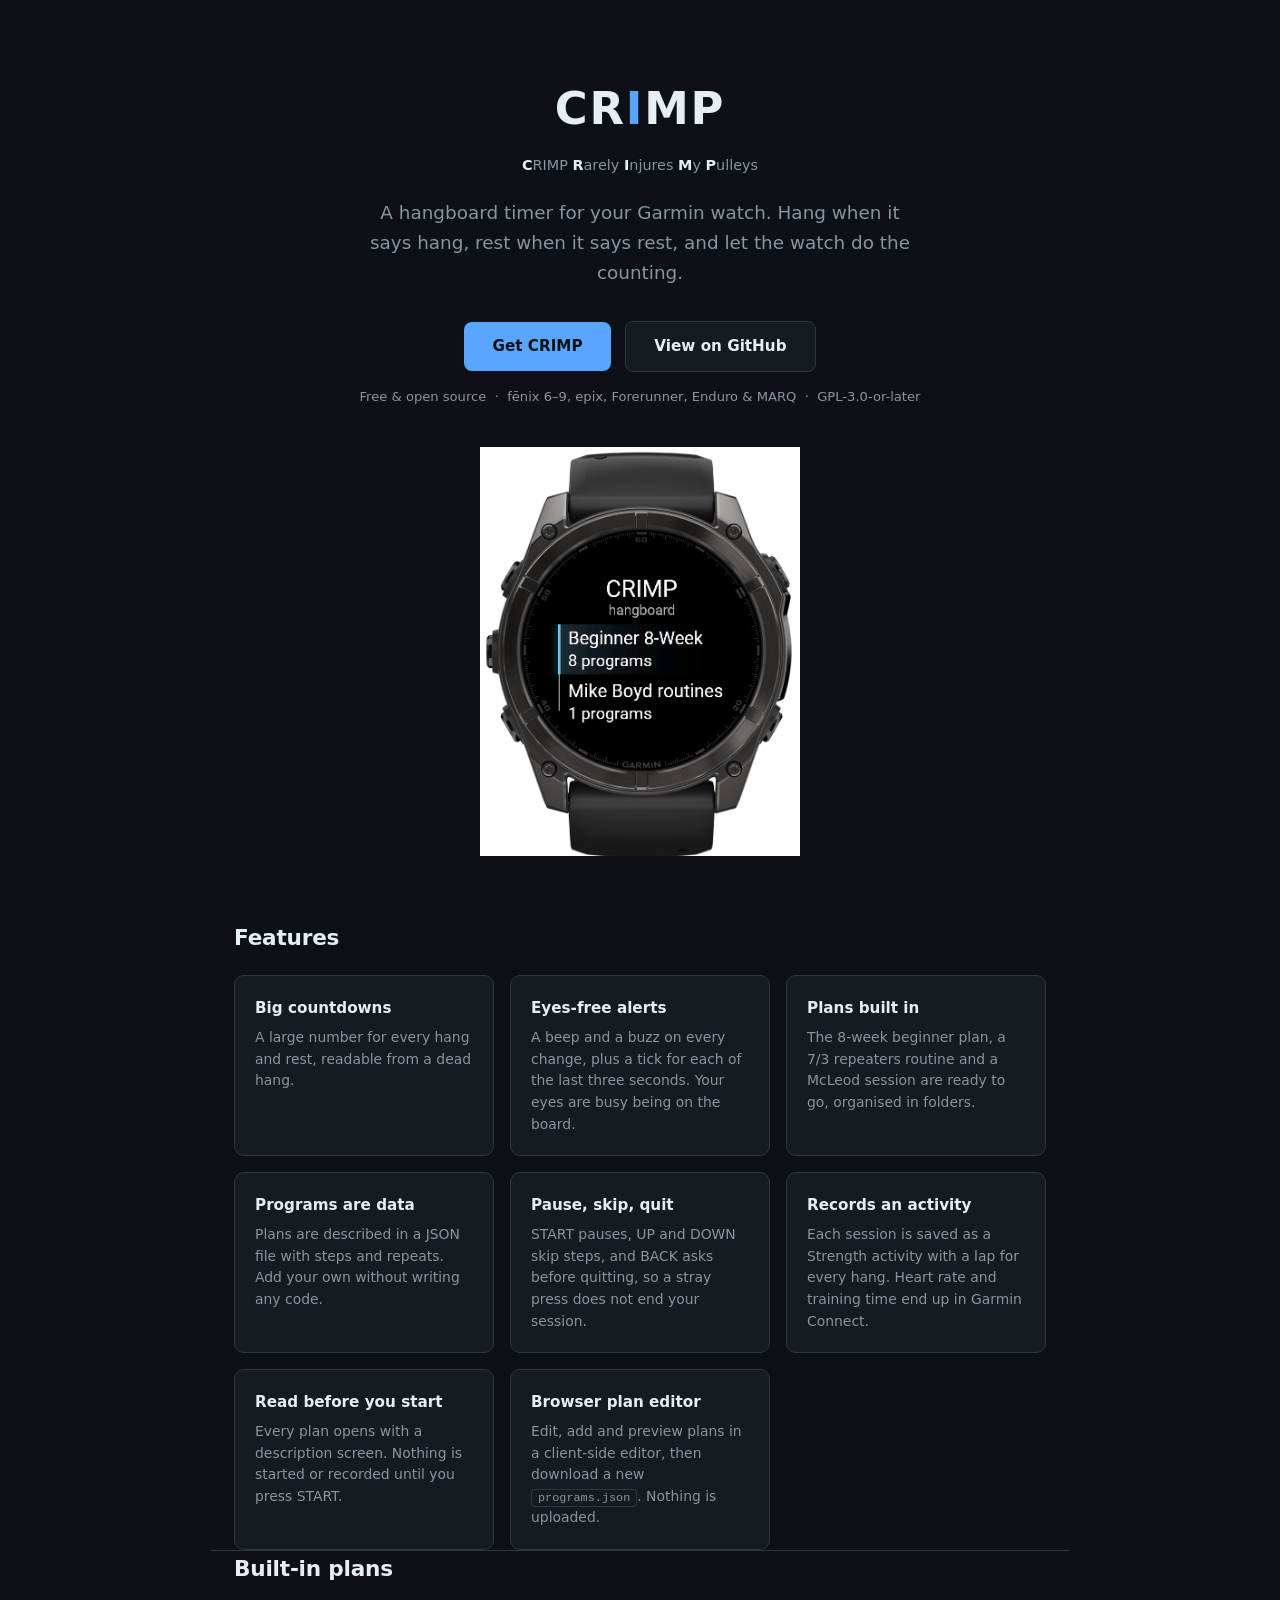
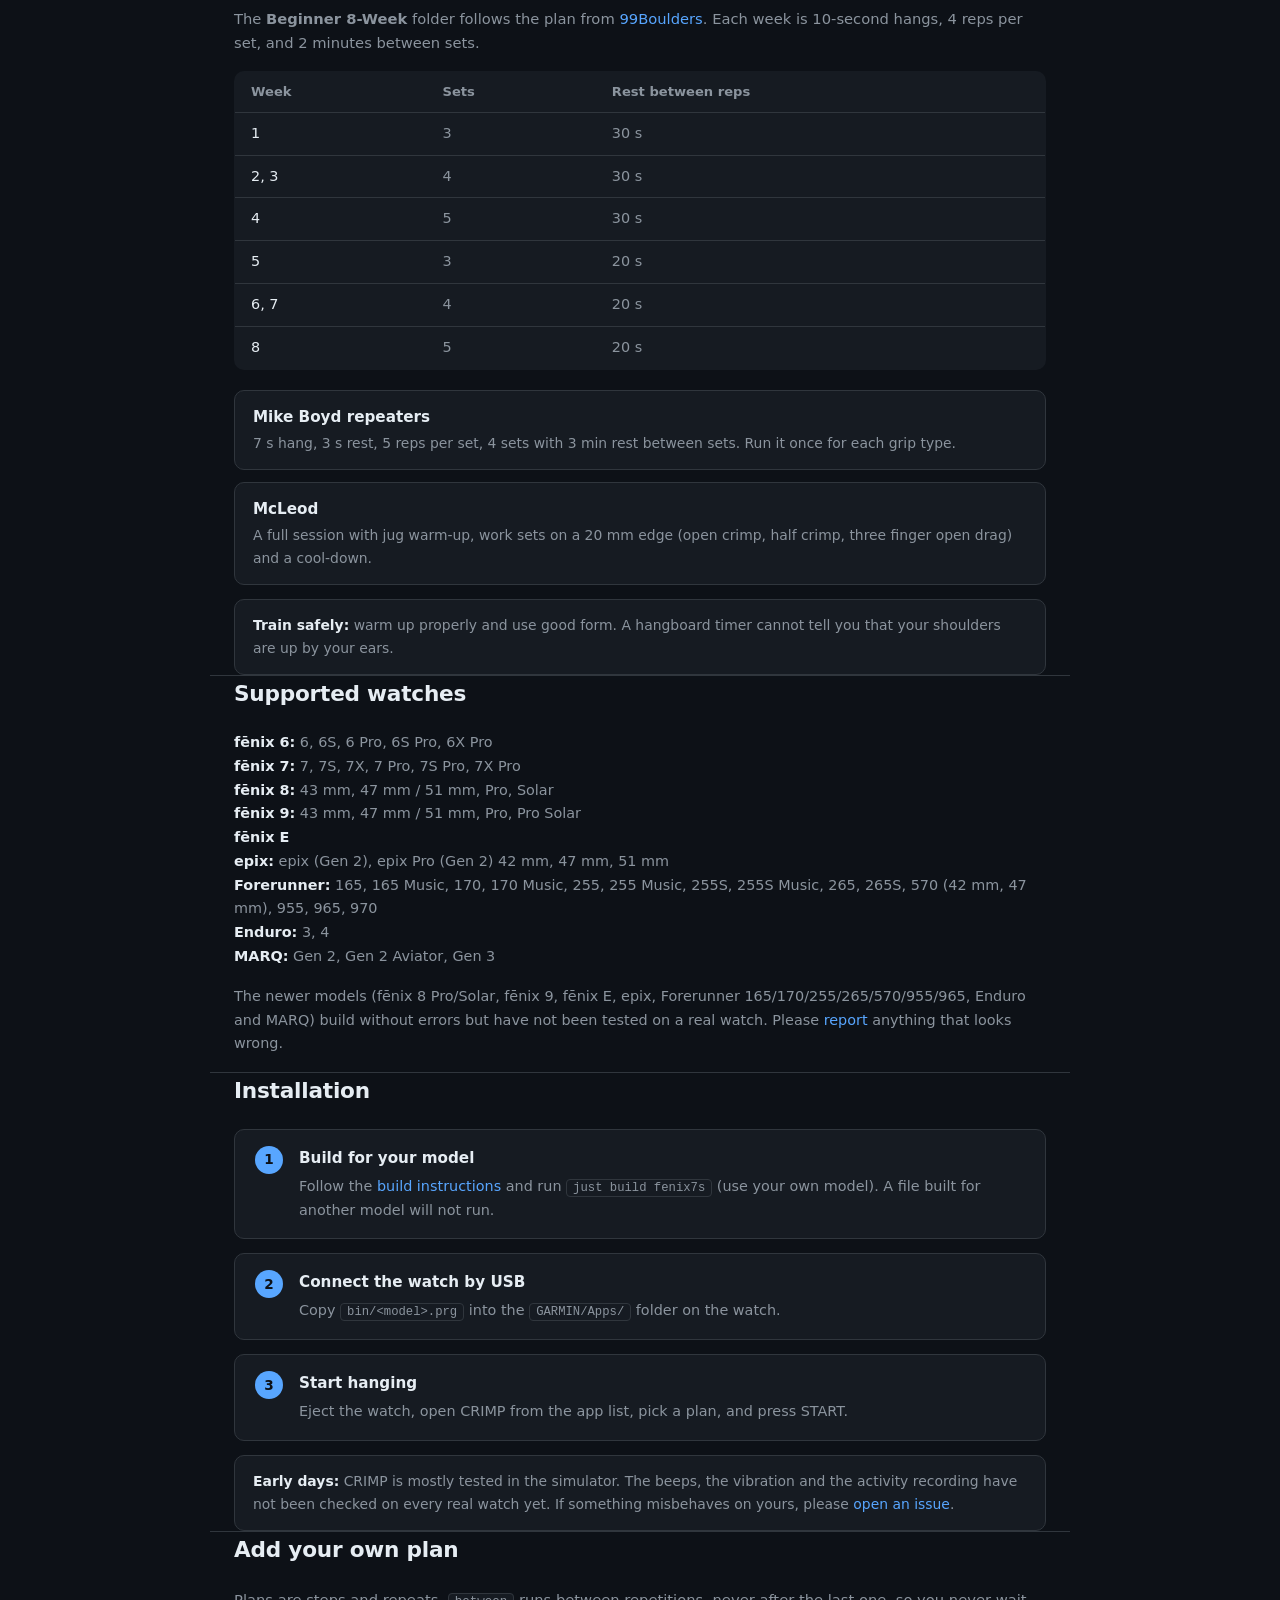
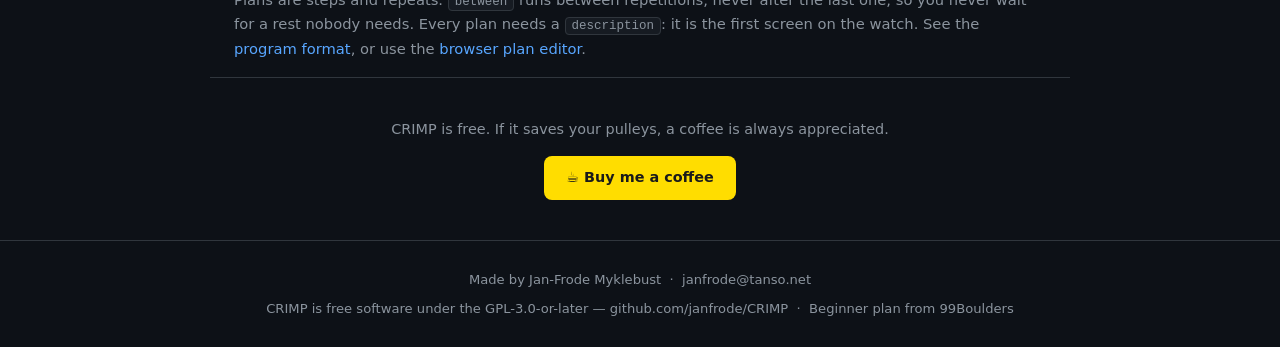
<file: web/index.html>
<!DOCTYPE html>
<!--
  CRIMP, a hangboard timer for Garmin watches
  Copyright (C) 2026 Jan-Frode Myklebust
  SPDX-License-Identifier: GPL-3.0-or-later
-->
<html lang="en">
<head>
  <meta charset="utf-8" />
  <meta name="viewport" content="width=device-width, initial-scale=1" />
  <title>CRIMP — Hangboard Timer for Garmin Watches</title>
  <meta name="description" content="CRIMP is a free, open source hangboard timer for Garmin fēnix, epix, Forerunner, Enduro and MARQ watches. Countdowns, beeps, buzz, and a recorded Strength activity." />
  <style>
    *, *::before, *::after { box-sizing: border-box; margin: 0; padding: 0; }

    :root {
      --bg:        #0d1117;
      --surface:   #161b22;
      --border:    #30363d;
      --text:      #e6edf3;
      --muted:     #8b949e;
      --accent:    #58a6ff;
      --accent2:   #3fb950;
      --radius:    10px;
    }

    body {
      background: var(--bg);
      color: var(--text);
      font-family: -apple-system, "Segoe UI", system-ui, sans-serif;
      font-size: 15px;
      line-height: 1.65;
    }

    a { color: var(--accent); text-decoration: none; }
    a:hover { text-decoration: underline; }

    /* ── layout ── */
    .wrap { max-width: 860px; margin: 0 auto; padding: 0 24px; }

    /* ── hero ── */
    .hero {
      padding: 72px 24px 40px;
      text-align: center;
    }
    .hero h1 {
      font-size: 2.8rem;
      font-weight: 700;
      letter-spacing: 0.04em;
      margin-bottom: 8px;
    }
    .hero h1 span { color: var(--accent); }
    .hero .backronym {
      font-size: 0.9rem;
      color: var(--muted);
      margin-bottom: 20px;
    }
    .hero .backronym strong { color: var(--text); }
    .hero p.tagline {
      font-size: 1.15rem;
      color: var(--muted);
      max-width: 560px;
      margin: 0 auto 32px;
    }
    .btn {
      display: inline-block;
      padding: 12px 28px;
      background: var(--accent);
      color: #0d1117;
      font-weight: 600;
      font-size: 0.95rem;
      border-radius: 8px;
    }
    .btn:hover { text-decoration: none; opacity: 0.88; }
    .btn-secondary {
      background: var(--surface);
      color: var(--text);
      border: 1px solid var(--border);
      margin-left: 10px;
    }
    .hero-note {
      margin-top: 14px;
      font-size: 0.82rem;
      color: var(--muted);
    }

    /* ── screenshot ── */
    .screenshots {
      padding: 0 24px 64px;
      display: flex;
      justify-content: center;
    }
    .screenshots img {
      width: 320px;
      max-width: 100%;
      height: auto;
    }

    /* ── section headings ── */
    section { padding: 48px 24px; }
    section + section { border-top: 1px solid var(--border); }
    h2 {
      font-size: 1.35rem;
      font-weight: 700;
      margin-bottom: 20px;
      letter-spacing: -0.01em;
    }
    section > p { color: var(--muted); font-size: 0.92rem; margin-bottom: 16px; }

    /* ── feature grid ── */
    .features {
      display: grid;
      grid-template-columns: repeat(auto-fill, minmax(240px, 1fr));
      gap: 16px;
    }
    .feature {
      background: var(--surface);
      border: 1px solid var(--border);
      border-radius: var(--radius);
      padding: 20px;
    }
    .feature h3 { font-size: 0.95rem; font-weight: 600; margin-bottom: 6px; }
    .feature p  { font-size: 0.87rem; color: var(--muted); line-height: 1.55; }

    /* ── plans table ── */
    table {
      width: 100%;
      border-collapse: collapse;
      background: var(--surface);
      border: 1px solid var(--border);
      border-radius: var(--radius);
      overflow: hidden;
      font-size: 0.9rem;
      margin-bottom: 20px;
    }
    th, td { padding: 9px 16px; text-align: left; }
    th { color: var(--muted); font-weight: 600; font-size: 0.82rem; border-bottom: 1px solid var(--border); }
    tr + tr td { border-top: 1px solid var(--border); }
    td { color: var(--muted); }
    td:first-child { color: var(--text); }

    .plans { display: flex; flex-direction: column; gap: 12px; }
    .plan {
      background: var(--surface);
      border: 1px solid var(--border);
      border-radius: var(--radius);
      padding: 14px 18px;
    }
    .plan h3 { font-size: 0.95rem; font-weight: 600; }
    .plan p  { font-size: 0.87rem; color: var(--muted); margin-top: 2px; }

    /* ── install steps ── */
    .steps { counter-reset: step; display: flex; flex-direction: column; gap: 14px; }
    .step  {
      display: flex; gap: 16px; align-items: flex-start;
      background: var(--surface);
      border: 1px solid var(--border);
      border-radius: var(--radius);
      padding: 16px 20px;
    }
    .step::before {
      counter-increment: step;
      content: counter(step);
      flex-shrink: 0;
      width: 28px; height: 28px;
      background: var(--accent);
      color: #0d1117;
      font-weight: 700; font-size: 0.85rem;
      border-radius: 50%;
      display: flex; align-items: center; justify-content: center;
    }
    .step p  { font-size: 0.9rem; color: var(--muted); margin-top: 4px; }
    .step h3 { font-size: 0.95rem; font-weight: 600; }

    code {
      font-family: ui-monospace, "SFMono-Regular", Menlo, monospace;
      font-size: 0.85em;
      background: var(--surface);
      border: 1px solid var(--border);
      border-radius: 4px;
      padding: 1px 6px;
    }
    .notice {
      margin-top: 14px;
      background: var(--surface);
      border: 1px solid var(--border);
      border-radius: var(--radius);
      padding: 14px 18px;
      font-size: 0.87rem;
      color: var(--muted);
    }
    .notice strong { color: var(--text); }

    .devices { font-size: 0.9rem; color: var(--muted); }
    .devices strong { color: var(--text); }

    /* ── coffee ── */
    .coffee {
      text-align: center;
      padding: 40px 24px;
      border-top: 1px solid var(--border);
    }
    .coffee p {
      font-size: 0.9rem;
      color: var(--muted);
      margin-bottom: 14px;
    }
    .btn-coffee {
      display: inline-block;
      padding: 10px 22px;
      background: #ffdd00;
      color: #1a1a1a;
      font-weight: 600;
      font-size: 0.9rem;
      border-radius: 8px;
    }
    .btn-coffee:hover { text-decoration: none; opacity: 0.88; }

    /* ── footer ── */
    footer {
      border-top: 1px solid var(--border);
      padding: 28px 24px;
      text-align: center;
      font-size: 0.82rem;
      color: var(--muted);
    }
    footer a { color: var(--muted); }
    footer a:hover { color: var(--text); }
    footer .author { margin-bottom: 8px; }
  </style>
</head>
<body>

<!-- ── Hero ─────────────────────────────────────────────────────────── -->
<div class="hero wrap">
  <h1>CR<span>I</span>MP</h1>
  <p class="backronym"><strong>C</strong>RIMP <strong>R</strong>arely <strong>I</strong>njures <strong>M</strong>y <strong>P</strong>ulleys</p>
  <p class="tagline">A hangboard timer for your Garmin watch. Hang when it says hang, rest when it says rest, and let the watch do the counting.</p>
  <div>
    <a class="btn" href="#install">Get CRIMP</a>
    <a class="btn btn-secondary" href="https://github.com/janfrode/CRIMP">View on GitHub</a>
  </div>
  <p class="hero-note">Free &amp; open source &nbsp;·&nbsp; fēnix 6–9, epix, Forerunner, Enduro &amp; MARQ &nbsp;·&nbsp; GPL-3.0-or-later</p>
</div>

<!-- ── Screenshot ───────────────────────────────────────────────────── -->
<div class="screenshots wrap">
  <img src="CRIMP.png" alt="CRIMP on a Garmin fēnix 8: the main menu with the Beginner 8-Week folder" />
</div>

<!-- ── Features ─────────────────────────────────────────────────────── -->
<section class="wrap">
  <h2>Features</h2>
  <div class="features">
    <div class="feature">
      <h3>Big countdowns</h3>
      <p>A large number for every hang and rest, readable from a dead hang.</p>
    </div>
    <div class="feature">
      <h3>Eyes-free alerts</h3>
      <p>A beep and a buzz on every change, plus a tick for each of the last three seconds. Your eyes are busy being on the board.</p>
    </div>
    <div class="feature">
      <h3>Plans built in</h3>
      <p>The 8-week beginner plan, a 7/3 repeaters routine and a McLeod session are ready to go, organised in folders.</p>
    </div>
    <div class="feature">
      <h3>Programs are data</h3>
      <p>Plans are described in a JSON file with steps and repeats. Add your own without writing any code.</p>
    </div>
    <div class="feature">
      <h3>Pause, skip, quit</h3>
      <p>START pauses, UP and DOWN skip steps, and BACK asks before quitting, so a stray press does not end your session.</p>
    </div>
    <div class="feature">
      <h3>Records an activity</h3>
      <p>Each session is saved as a Strength activity with a lap for every hang. Heart rate and training time end up in Garmin Connect.</p>
    </div>
    <div class="feature">
      <h3>Read before you start</h3>
      <p>Every plan opens with a description screen. Nothing is started or recorded until you press START.</p>
    </div>
    <div class="feature">
      <h3>Browser plan editor</h3>
      <p>Edit, add and preview plans in a client-side editor, then download a new <code>programs.json</code>. Nothing is uploaded.</p>
    </div>
  </div>
</section>

<!-- ── Plans ─────────────────────────────────────────────────────────── -->
<section class="wrap">
  <h2>Built-in plans</h2>
  <p>The <strong>Beginner 8-Week</strong> folder follows the plan from
    <a href="https://www.99boulders.com/beginner-hangboard-training">99Boulders</a>. Each week is 10-second hangs,
    4 reps per set, and 2 minutes between sets.</p>
  <table>
    <thead><tr><th>Week</th><th>Sets</th><th>Rest between reps</th></tr></thead>
    <tbody>
      <tr><td>1</td><td>3</td><td>30 s</td></tr>
      <tr><td>2, 3</td><td>4</td><td>30 s</td></tr>
      <tr><td>4</td><td>5</td><td>30 s</td></tr>
      <tr><td>5</td><td>3</td><td>20 s</td></tr>
      <tr><td>6, 7</td><td>4</td><td>20 s</td></tr>
      <tr><td>8</td><td>5</td><td>20 s</td></tr>
    </tbody>
  </table>
  <div class="plans">
    <div class="plan">
      <h3>Mike Boyd repeaters</h3>
      <p>7 s hang, 3 s rest, 5 reps per set, 4 sets with 3 min rest between sets. Run it once for each grip type.</p>
    </div>
    <div class="plan">
      <h3>McLeod</h3>
      <p>A full session with jug warm-up, work sets on a 20 mm edge (open crimp, half crimp, three finger open drag) and a cool-down.</p>
    </div>
  </div>
  <div class="notice">
    <strong>Train safely:</strong> warm up properly and use good form. A hangboard timer cannot tell you that your
    shoulders are up by your ears.
  </div>
</section>

<!-- ── Devices ───────────────────────────────────────────────────────── -->
<section class="wrap">
  <h2>Supported watches</h2>
  <p class="devices">
    <strong>fēnix 6:</strong> 6, 6S, 6 Pro, 6S Pro, 6X Pro<br />
    <strong>fēnix 7:</strong> 7, 7S, 7X, 7 Pro, 7S Pro, 7X Pro<br />
    <strong>fēnix 8:</strong> 43 mm, 47 mm / 51 mm, Pro, Solar<br />
    <strong>fēnix 9:</strong> 43 mm, 47 mm / 51 mm, Pro, Pro Solar<br />
    <strong>fēnix E</strong><br />
    <strong>epix:</strong> epix (Gen 2), epix Pro (Gen 2) 42 mm, 47 mm, 51 mm<br />
    <strong>Forerunner:</strong> 165, 165 Music, 170, 170 Music, 255, 255 Music, 255S, 255S Music, 265, 265S,
    570 (42 mm, 47 mm), 955, 965, 970<br />
    <strong>Enduro:</strong> 3, 4<br />
    <strong>MARQ:</strong> Gen 2, Gen 2 Aviator, Gen 3
  </p>
  <p class="devices">
    The newer models (fēnix 8 Pro/Solar, fēnix 9, fēnix E, epix, Forerunner 165/170/255/265/570/955/965, Enduro
    and MARQ) build without errors but have not been tested on a real watch. Please
    <a href="https://github.com/janfrode/CRIMP/issues">report</a> anything that looks wrong.
  </p>
</section>

<!-- ── Install ───────────────────────────────────────────────────────── -->
<section class="wrap" id="install">
  <h2>Installation</h2>
  <div class="steps">
    <div class="step">
      <div>
        <h3>Build for your model</h3>
        <p>Follow the <a href="https://github.com/janfrode/CRIMP#building-it">build instructions</a> and run
          <code>just build fenix7s</code> (use your own model). A file built for another model will not run.</p>
      </div>
    </div>
    <div class="step">
      <div>
        <h3>Connect the watch by USB</h3>
        <p>Copy <code>bin/&lt;model&gt;.prg</code> into the <code>GARMIN/Apps/</code> folder on the watch.</p>
      </div>
    </div>
    <div class="step">
      <div>
        <h3>Start hanging</h3>
        <p>Eject the watch, open CRIMP from the app list, pick a plan, and press START.</p>
      </div>
    </div>
  </div>

  <div class="notice">
    <strong>Early days:</strong> CRIMP is mostly tested in the simulator. The beeps, the vibration and the activity
    recording have not been checked on every real watch yet. If something misbehaves on yours, please
    <a href="https://github.com/janfrode/CRIMP/issues">open an issue</a>.
  </div>
</section>

<!-- ── Your own plans ────────────────────────────────────────────────── -->
<section class="wrap">
  <h2>Add your own plan</h2>
  <p>Plans are steps and repeats. <code>between</code> runs between repetitions, never after the last one, so you
    never wait for a rest nobody needs. Every plan needs a <code>description</code>: it is the first screen on the
    watch. See the <a href="https://github.com/janfrode/CRIMP/blob/main/docs/program-format.md">program format</a>, or
    use the <a href="editor/">browser plan editor</a>.</p>
</section>

<!-- ── Buy me a coffee ───────────────────────────────────────────────── -->
<div class="coffee wrap">
  <p>CRIMP is free. If it saves your pulleys, a coffee is always appreciated.</p>
  <a class="btn-coffee" href="https://buymeacoffee.com/janfrode">☕ Buy me a coffee</a>
</div>

<!-- ── Footer ────────────────────────────────────────────────────────── -->
<footer>
  <p class="author">
    Made by <a href="mailto:janfrode@tanso.net">Jan-Frode Myklebust</a>
    &nbsp;·&nbsp;
    <a href="mailto:janfrode@tanso.net">janfrode@tanso.net</a>
  </p>
  <p>
    CRIMP is free software under the
    <a href="https://www.gnu.org/licenses/gpl-3.0.html">GPL-3.0-or-later</a> —
    <a href="https://github.com/janfrode/CRIMP">github.com/janfrode/CRIMP</a>
    &nbsp;·&nbsp;
    Beginner plan from <a href="https://www.99boulders.com/beginner-hangboard-training">99Boulders</a>
  </p>
</footer>

</body>
</html>
</file>
